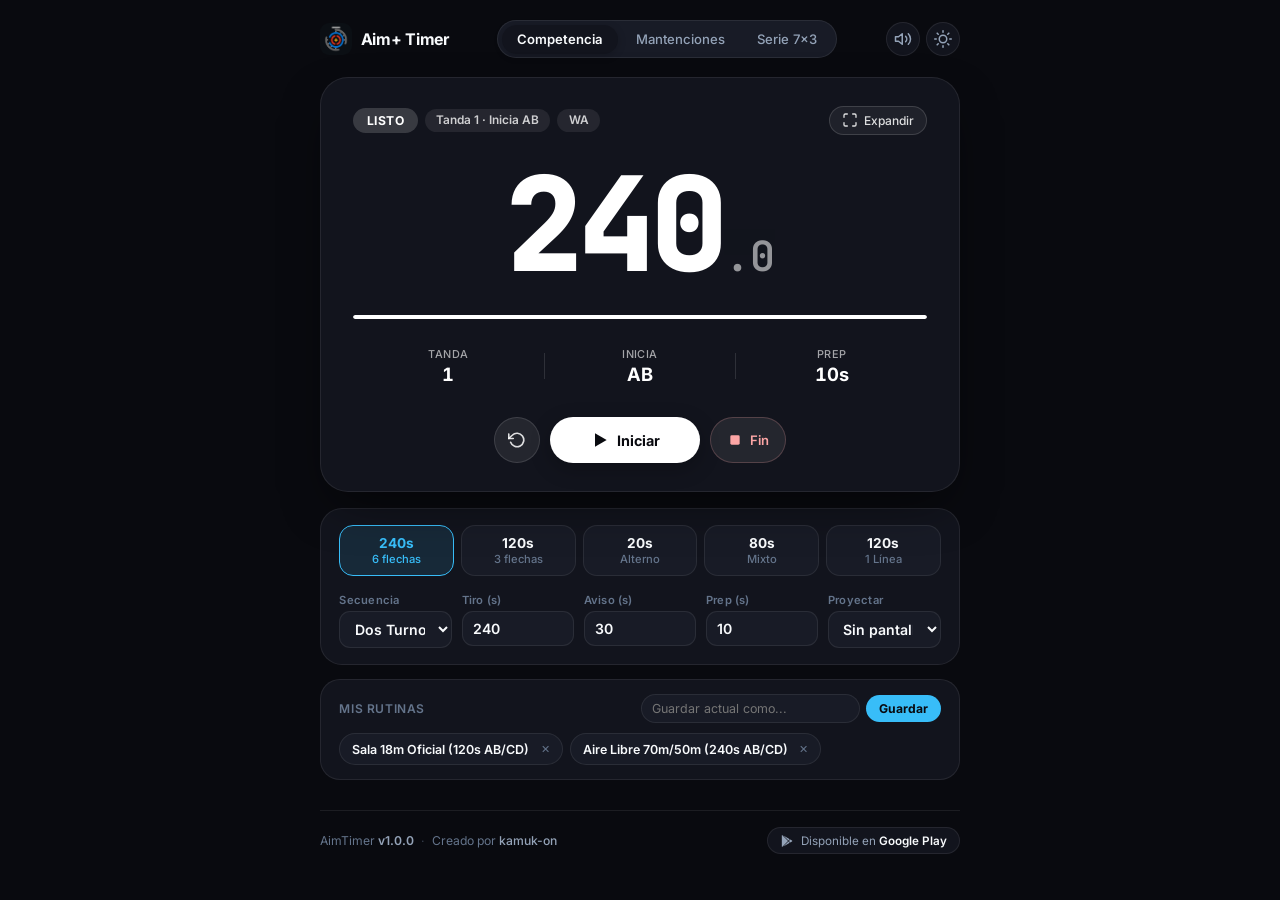
<file: index.html>
<!DOCTYPE html>
<html lang="es" data-theme="dark">

<head>
  <meta charset="UTF-8" />
  <meta name="viewport" content="width=device-width, initial-scale=1.0" />
  <meta http-equiv="Cache-Control" content="no-cache, no-store, must-revalidate" />
  <meta http-equiv="Pragma" content="no-cache" />
  <meta http-equiv="Expires" content="0" />
  <title>AimTimer — Archery Timer</title>
  <link rel="icon" type="image/png" href="assets/icon-512.png" />
  <link rel="apple-touch-icon" href="assets/icon-512.png" />

  <!-- Tipografía Moderna -->
  <link rel="preconnect" href="https://fonts.googleapis.com" />
  <link rel="preconnect" href="https://fonts.gstatic.com" crossorigin />
  <link
    href="https://fonts.googleapis.com/css2?family=Inter:wght@400;500;600;700&family=JetBrains+Mono:wght@600;700;800&display=swap"
    rel="stylesheet" />

  <script>
    if ('serviceWorker' in navigator) {
      navigator.serviceWorker.getRegistrations().then(function (registrations) {
        for (let registration of registrations) {
          registration.unregister();
        }
      });
    }
    if ('caches' in window) {
      caches.keys().then(function (keys) {
        for (let key of keys) {
          caches.delete(key);
        }
      });
    }
  </script>

  <!-- Hojas de estilo modulares -->
  <link rel="stylesheet" href="styles/base.css?v=10" />
  <link rel="stylesheet" href="styles/layout.css?v=10" />
  <link rel="stylesheet" href="styles/stage.css?v=10" />
  <link rel="stylesheet" href="styles/components.css?v=10" />
</head>

<body>
  <div class="app-shell">
    <!-- Minimalist Top Navigation -->
    <header class="app-header" id="appHeader">
      <div class="brand">
        <div class="brand-icon">
          <img src="assets/isotipo.png" alt="AimTimer" class="brand-logo" width="32" height="32" />
        </div>
        <span class="brand-title">Aim+ Timer</span>
      </div>

      <!-- Segmented Mode Control -->
      <nav class="mode-tabs" role="tablist" aria-label="Modo de temporizador">
        <button class="mode-tab active" role="tab" aria-selected="true" data-mode="competition">
          Competencia
        </button>
        <button class="mode-tab" role="tab" aria-selected="false" data-mode="holding">
          Mantenciones
        </button>
        <button class="mode-tab" role="tab" aria-selected="false" data-mode="nested7x3">
          Serie 7×3
        </button>
      </nav>

      <!-- Minimal Utility Icons -->
      <div class="header-actions">
        <button class="icon-btn" id="btnOpenSettings" title="Sonido y Ajustes" aria-label="Ajustes">
          <svg viewBox="0 0 24 24" width="18" height="18" fill="none" stroke="currentColor" stroke-width="2"
            stroke-linecap="round" stroke-linejoin="round">
            <polygon points="11 5 6 9 2 9 2 15 6 15 11 19 11 5"></polygon>
            <path d="M15.54 8.46a5 5 0 0 1 0 7.07"></path>
            <path d="M19.07 4.93a10 10 0 0 1 0 14.14"></path>
          </svg>
        </button>

        <button class="icon-btn" id="btnThemeToggle" title="Cambiar tema claro / oscuro" aria-label="Cambiar tema">
          <svg class="icon-sun" viewBox="0 0 24 24" width="18" height="18" fill="none" stroke="currentColor"
            stroke-width="2" stroke-linecap="round" stroke-linejoin="round">
            <circle cx="12" cy="12" r="5"></circle>
            <line x1="12" y1="1" x2="12" y2="3"></line>
            <line x1="12" y1="21" x2="12" y2="23"></line>
            <line x1="4.22" y1="4.22" x2="5.64" y2="5.64"></line>
            <line x1="18.36" y1="18.36" x2="19.78" y2="19.78"></line>
            <line x1="1" y1="12" x2="3" y2="12"></line>
            <line x1="21" y1="12" x2="23" y2="12"></line>
            <line x1="4.22" y1="19.78" x2="5.64" y2="18.36"></line>
            <line x1="18.36" y1="5.64" x2="19.78" y2="4.22"></line>
          </svg>
          <svg class="icon-moon" viewBox="0 0 24 24" width="18" height="18" fill="none" stroke="currentColor"
            stroke-width="2" stroke-linecap="round" stroke-linejoin="round">
            <path d="M21 12.79A9 9 0 1 1 11.21 3 7 7 0 0 0 21 12.79z"></path>
          </svg>
        </button>
      </div>
    </header>

    <!-- Main Centered Workspace -->
    <main class="main-layout">
      <!-- HERO TIMER CARD -->
      <section class="timer-stage state-idle" id="timerStage" aria-live="polite">
        <div class="stage-top-bar">
          <div class="stage-badges">
            <span class="status-pill hidden" id="stageModeLabel">COMPETENCIA</span>
            <span class="phase-pill" id="phaseBanner">LISTO</span>
            <span class="line-pill" id="stageLineBadge">AB / CD</span>
            <span class="beeps-pill" id="stageBeepIndicator">WA</span>
          </div>

          <button class="stage-mini-btn" id="btnToggleHud" title="Pantalla completa (F)">
            <svg viewBox="0 0 24 24" width="16" height="16" fill="none" stroke="currentColor" stroke-width="2"
              stroke-linecap="round" stroke-linejoin="round">
              <path d="M8 3H5a2 2 0 0 0-2 2v3m18 0V5a2 2 0 0 0-2-2h-3m0 18h3a2 2 0 0 0 2-2v-3M3 16v3a2 2 0 0 0 2 2h3" />
            </svg>
            <span id="hudBtnText">Expandir</span>
          </button>
        </div>

        <!-- Giant Minimalist Countdown -->
        <div class="clock-wrapper">
          <span class="clock-digits" id="clockDisplay">240</span>
          <span class="clock-tenths" id="clockTenths">.0</span>
        </div>

        <!-- Subtle Progress Line -->
        <div class="progress-track" aria-hidden="true">
          <div class="progress-fill" id="progressBar" style="width: 100%"></div>
        </div>

        <!-- Minimal Inline Metrics -->
        <div class="stage-metrics" id="stageMetrics">
          <div class="metric-box">
            <span class="metric-label" id="metric1Label">Tanda</span>
            <span class="metric-value" id="metric1Value">1</span>
          </div>
          <div class="metric-divider"></div>
          <div class="metric-box">
            <span class="metric-label" id="metric2Label">Línea</span>
            <span class="metric-value" id="metric2Value">AB</span>
          </div>
          <div class="metric-divider"></div>
          <div class="metric-box">
            <span class="metric-label" id="metric3Label">Prep</span>
            <span class="metric-value" id="metric3Value">10s</span>
          </div>
        </div>

        <!-- Clean Transport Controls -->
        <div class="transport-controls">
          <button class="btn-transport btn-ghost-action" id="btnReset" title="Reiniciar (R)" aria-label="Reiniciar">
            <svg viewBox="0 0 24 24" width="18" height="18" fill="none" stroke="currentColor" stroke-width="2.2"
              stroke-linecap="round" stroke-linejoin="round">
              <polyline points="1 4 1 10 7 10"></polyline>
              <path d="M3.51 15a9 9 0 1 0 2.13-9.36L1 10"></path>
            </svg>
          </button>

          <button class="btn-transport btn-primary-action" id="btnStartPause">
            <svg id="iconPlay" viewBox="0 0 24 24" width="20" height="20" fill="currentColor">
              <polygon points="6 4 20 12 6 20 6 4"></polygon>
            </svg>
            <svg id="iconPause" class="hidden" viewBox="0 0 24 24" width="20" height="20" fill="currentColor">
              <rect x="6" y="4" width="4" height="16" rx="1"></rect>
              <rect x="14" y="4" width="4" height="16" rx="1"></rect>
            </svg>
            <span id="startPauseText">Iniciar</span>
          </button>

          <button class="btn-transport btn-secondary-action hidden" id="btnNextTurn" title="Siguiente turno o fase (N)">
            <svg viewBox="0 0 24 24" width="18" height="18" fill="none" stroke="currentColor" stroke-width="2.2"
              stroke-linecap="round" stroke-linejoin="round">
              <polygon points="5 4 15 12 5 20 5 4"></polygon>
              <line x1="19" y1="5" x2="19" y2="19"></line>
            </svg>
            <span id="nextTurnText">Siguiente</span>
          </button>

          <button class="btn-transport btn-danger-action" id="btnEmergencyStop" title="Finalizar con 3 pitidos (E)">
            <svg viewBox="0 0 24 24" width="16" height="16" fill="currentColor">
              <rect x="5" y="5" width="14" height="14" rx="2"></rect>
            </svg>
            <span>Fin</span>
          </button>
        </div>
      </section>

      <!-- MINIMALIST CONFIGURATION SECTION -->
      <section class="config-panel" id="configPanel">
        <!-- 1. Competition Mode -->
        <div class="mode-config active" id="config-competition">
          <div class="quick-bar">
            <div class="preset-chips" id="waQuickPresets">
              <button type="button" class="chip active" data-wa-preset="outdoor6">
                <strong>240s</strong>
                <span>6 flechas</span>
              </button>
              <button type="button" class="chip" data-wa-preset="indoor3">
                <strong>120s</strong>
                <span>3 flechas</span>
              </button>
              <button type="button" class="chip" data-wa-preset="altIndividual">
                <strong>20s</strong>
                <span>Alterno</span>
              </button>
              <button type="button" class="chip" data-wa-preset="mixedTeam">
                <strong>80s</strong>
                <span>Mixto</span>
              </button>
              <button type="button" class="chip" data-wa-preset="singleEnd3">
                <strong>120s</strong>
                <span>1 Línea</span>
              </button>
            </div>

            <div class="inline-controls-row">
              <div class="compact-field">
                <label for="compFormat">Secuencia</label>
                <select id="compFormat">
                  <option value="single">Línea Única</option>
                  <option value="abcd" selected>Dos Turnos (AB / CD)</option>
                  <option value="ab">Dos Turnos (A / B)</option>
                  <option value="alternating">Tiro Alterno (A vs B)</option>
                </select>
              </div>

              <div class="compact-field">
                <label for="compShootTime">Tiro (s)</label>
                <input type="number" id="compShootTime" min="5" max="600" value="240" />
              </div>

              <div class="compact-field">
                <label for="compWarnTime">Aviso (s)</label>
                <input type="number" id="compWarnTime" min="0" max="180" value="30" />
              </div>

              <div class="compact-field">
                <label for="compPrepTime">Prep (s)</label>
                <input type="number" id="compPrepTime" min="0" max="60" value="10" />
              </div>

              <div class="compact-field">
                <label for="compExternalScreens">Proyectar</label>
                <select id="compExternalScreens"
                  title="Pestañas de pantalla completa que se abrirán automáticamente al iniciar">
                  <option value="0" selected>Sin pantallas extra</option>
                  <option value="1">1 Pantalla externa</option>
                  <option value="2">2 Pantallas externas</option>
                  <option value="3">3 Pantallas externas</option>
                  <option value="4">4 Pantallas externas</option>
                </select>
              </div>
            </div>

            <!-- Extra options only when Alternating Match Play is active -->
            <div class="inline-controls-row sub-row hidden" id="altMatchOptions">
              <div class="compact-field">
                <label for="altFirstArcher">Inicia</label>
                <select id="altFirstArcher">
                  <option value="A">Arquero A</option>
                  <option value="B">Arquero B</option>
                </select>
              </div>
              <div class="compact-field">
                <label for="altArrowsPerArcher">Flechas/Arq</label>
                <input type="number" id="altArrowsPerArcher" min="1" max="12" value="3" />
              </div>
              <div class="compact-field">
                <label for="altBufferTime">Pausa A↔B (s)</label>
                <input type="number" id="altBufferTime" min="0" max="15" value="0" />
              </div>
            </div>
          </div>
        </div>

        <!-- 2. Bowtraining Mantenciones (Tabata) -->
        <div class="mode-config" id="config-holding">
          <div class="quick-bar">
            <div class="preset-chips" id="holdQuickPresets">
              <button type="button" class="chip" data-hold-preset="15-30-10">
                <strong>15s / 30s</strong>
                <span>10 series</span>
              </button>
              <button type="button" class="chip active" data-hold-preset="20-20-12">
                <strong>20s / 20s</strong>
                <span>12 series</span>
              </button>
              <button type="button" class="chip" data-hold-preset="30-30-8">
                <strong>30s / 30s</strong>
                <span>8 series</span>
              </button>
              <button type="button" class="chip" data-hold-preset="45-45-6">
                <strong>45s / 45s</strong>
                <span>6 series</span>
              </button>
            </div>

            <div class="inline-controls-row">
              <div class="compact-field">
                <label for="holdWorkTime">Mantener (s)</label>
                <input type="number" id="holdWorkTime" min="1" max="300" value="20" />
              </div>
              <div class="compact-field">
                <label for="holdRestTime">Descanso (s)</label>
                <input type="number" id="holdRestTime" min="1" max="300" value="20" />
              </div>
              <div class="compact-field">
                <label for="holdSeriesCount">Series</label>
                <input type="number" id="holdSeriesCount" min="1" max="100" value="12" />
              </div>
              <div class="compact-field">
                <label for="holdPrepTime">Prep (s)</label>
                <input type="number" id="holdPrepTime" min="0" max="60" value="10" />
              </div>
            </div>

            <div class="summary-banner" id="holdSummaryBanner"></div>
          </div>
        </div>

        <!-- 3. Bowtraining 7x3 (Nested Series) -->
        <div class="mode-config" id="config-nested7x3">
          <div class="quick-bar">
            <div class="preset-chips" id="nestedQuickPresets">
              <button type="button" class="chip active" data-nested-preset="clasico">
                <strong>7s / 3s</strong>
                <span>4 rondas × 6</span>
              </button>
              <button type="button" class="chip" data-nested-preset="intermedio">
                <strong>8s / 3s</strong>
                <span>5 rondas × 7</span>
              </button>
              <button type="button" class="chip" data-nested-preset="elite">
                <strong>10s / 3s</strong>
                <span>6 rondas × 6</span>
              </button>
            </div>

            <div class="inline-controls-row">
              <div class="compact-field">
                <label for="nestedRoundsA">Rondas</label>
                <input type="number" id="nestedRoundsA" min="1" max="50" value="4" />
              </div>
              <div class="compact-field">
                <label for="nestedRepsB">Series</label>
                <input type="number" id="nestedRepsB" min="1" max="50" value="6" />
              </div>
              <div class="compact-field">
                <label for="nestedHoldX">Mantener (s)</label>
                <input type="number" id="nestedHoldX" min="1" max="120" value="7" />
              </div>
              <div class="compact-field">
                <label for="nestedRestY">Pausa (s)</label>
                <input type="number" id="nestedRestY" min="1" max="120" value="3" />
              </div>
              <div class="compact-field">
                <label for="nestedMacroRestC">Desc. Ronda (s)</label>
                <input type="number" id="nestedMacroRestC" min="5" max="600" value="120" />
              </div>
              <div class="compact-field">
                <label for="nestedPrepTime">Prep (s)</label>
                <input type="number" id="nestedPrepTime" min="0" max="60" value="10" />
              </div>
            </div>

            <div class="summary-banner" id="nestedSummaryBanner"></div>
          </div>
        </div>

        <!-- Minimal Saved Routines Strip -->
        <div class="saved-strip">
          <div class="saved-strip-header">
            <span class="saved-strip-title">Mis rutinas</span>
            <div class="save-inline-form">
              <input type="text" id="customProfileName" placeholder="Guardar actual como..." maxlength="35" />
              <button type="button" class="btn-save-profile" id="btnSaveProfile">Guardar</button>
            </div>
          </div>
          <div class="saved-profiles-list" id="savedProfilesList"></div>
        </div>
      </section>
    </main>

    <!-- Minimalist Footer -->
    <footer class="app-footer">
      <div class="footer-meta">
        <span>AimTimer <strong>v1.0.0</strong></span>
        <span class="footer-dot" aria-hidden="true">·</span>
        <span>Creado por <a href="https://github.com/kamuk-on" target="_blank"
            rel="noopener noreferrer">kamuk-on</a></span>
      </div>

      <a href="https://play.google.com/store" target="_blank" rel="noopener noreferrer" class="play-store-pill"
        aria-label="Disponible en Google Play">
        <svg class="play-store-icon" width="14" height="14" viewBox="0 0 24 24" fill="currentColor" aria-hidden="true">
          <path d="M3.609 1.814L13.792 12 3.61 22.186a1.98 1.98 0 0 1-.49-.922V2.736c0-.342.176-.668.489-.922zm10.89 10.893l2.302 2.302-10.937 6.333 8.635-8.635zm3.199-3.198l2.807 1.626a1 1 0 0 1 0 1.73l-2.808 1.626L15.206 12l2.492-2.491zM5.864 2.658L16.8 8.99l-2.302 2.302-8.634-8.634z" />
        </svg>
        <span>Disponible en <strong>Google Play</strong></span>
      </a>
    </footer>
  </div>

  <!-- Minimalist Settings Drawer / Modal (Hidden until gear/sound icon is clicked) -->
  <div class="modal-backdrop hidden" id="settingsModal">
    <div class="modal-sheet" role="dialog" aria-labelledby="settingsTitle">
      <div class="modal-header">
        <h2 id="settingsTitle">Sonido y Preferencias</h2>
        <button type="button" class="icon-btn" id="btnCloseSettings" aria-label="Cerrar">✕</button>
      </div>

      <div class="modal-body">
        <div class="compact-field">
          <label for="soundProfile">Timbre Oficial World Archery</label>
          <select id="soundProfile">
            <option value="danage" selected>Danage DOM (Buzzer 850Hz)</option>
            <option value="chronotir">Chronotir Klaxon (Campo)</option>
            <option value="wa_arena">World Archery TV (1000Hz)</option>
            <option value="whistle">Silbato Juez DOS</option>
            <option value="custom">Audio Personalizado (.wav / .mp3)</option>
          </select>
        </div>

        <div class="compact-field hidden" id="customAudioGroup">
          <label for="fileCustomAudio">Archivo de audio (.mp3 / .wav)</label>
          <input type="file" id="fileCustomAudio" accept="audio/*" />
        </div>

        <div class="compact-field">
          <label for="soundVolume">Volumen (<span id="volLabel">100%</span>)</label>
          <input type="range" id="soundVolume" min="10" max="100" value="100" />
        </div>

        <div class="sound-test-row">
          <button type="button" class="btn-small" id="btnTestSound">Probar 1 Pitido</button>
          <button type="button" class="btn-small" id="btnTest1Beep">1 Pitido</button>
          <button type="button" class="btn-small" id="btnTest2Beeps">2 Pitidos</button>
          <button type="button" class="btn-small" id="btnTest3Beeps">3 Pitidos</button>
        </div>

        <div class="switches-group">
          <label class="switch-row">
            <span>Pantalla completa automática al iniciar</span>
            <input type="checkbox" id="chkAutoHud" checked />
          </label>
          <label class="switch-row">
            <span>Ticks 3-2-1 en Bowtraining</span>
            <input type="checkbox" id="chkCountdownPips" checked />
          </label>
        </div>

        <div class="io-row">
          <button type="button" class="btn-small" id="btnExportProfiles">Exportar rutinas JSON</button>
          <button type="button" class="btn-small" id="btnImportProfiles">Importar JSON</button>
          <input type="file" id="fileImportProfiles" accept=".json" class="hidden" />
        </div>
      </div>
    </div>
  </div>

  <!-- Clean Architecture Modules -->
  <script src="src/domain/presets.js?v=9"></script>
  <script src="src/domain/sequenceBuilder.js?v=9"></script>
  <script src="src/infrastructure/soundEngine.js?v=9"></script>
  <script src="src/infrastructure/storageRepo.js?v=9"></script>
  <script src="src/infrastructure/displaySync.js?v=9"></script>
  <script src="src/application/timerService.js?v=9"></script>
  <script src="src/application/profileService.js?v=9"></script>
  <script src="src/presentation/domElements.js?v=9"></script>
  <script src="src/presentation/stageView.js?v=9"></script>
  <script src="src/presentation/controller.js?v=9"></script>
  <script src="src/main.js?v=9"></script>
</body>

</html>
</file>
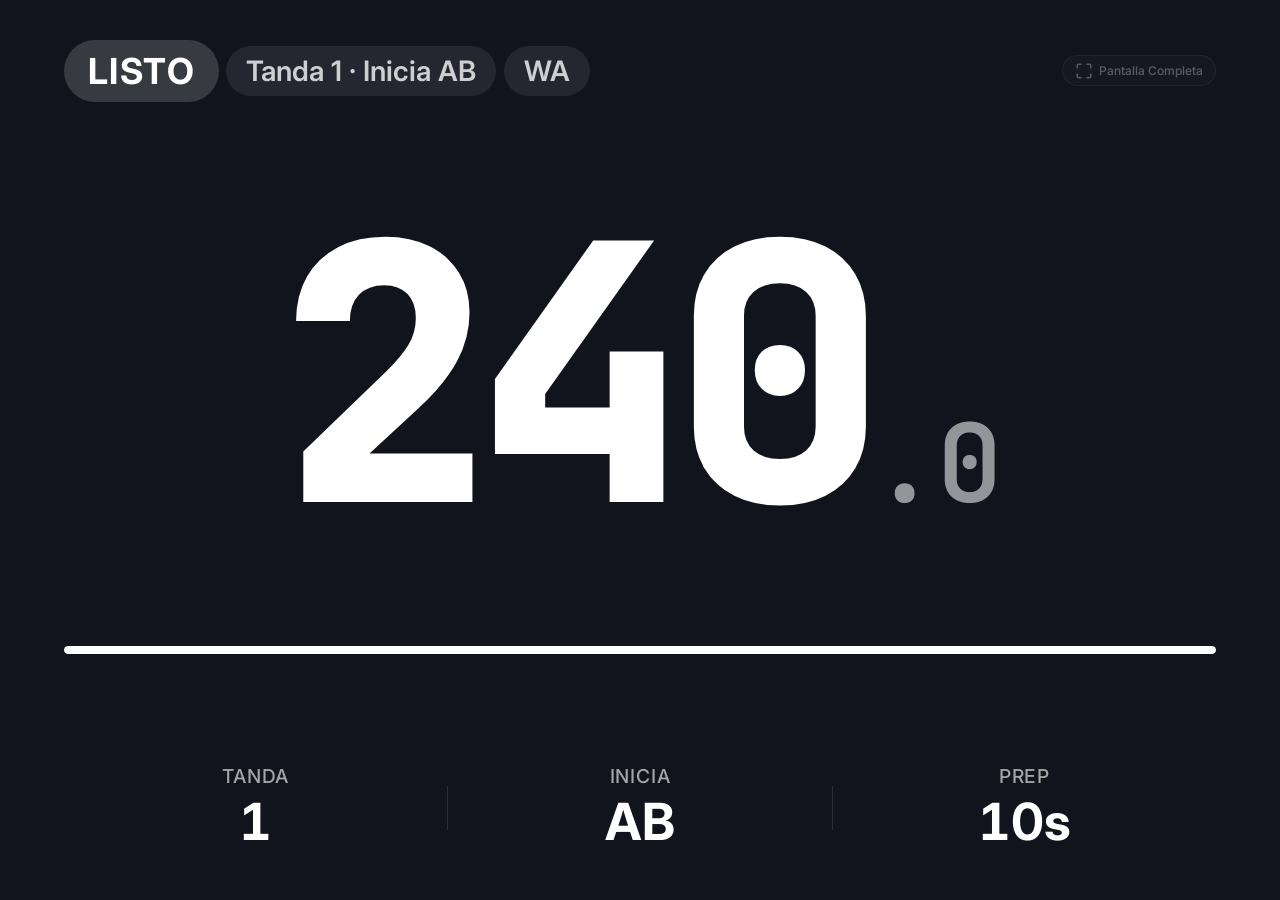
<file: display.html>
<!DOCTYPE html>
<html lang="es" data-theme="dark">

<head>
  <meta charset="UTF-8" />
  <meta name="viewport" content="width=device-width, initial-scale=1.0" />
  <title>AimTimer — Pantalla de Línea (Proyección)</title>
  <link rel="icon" type="image/png" href="assets/icon-512.png" />

  <link rel="preconnect" href="https://fonts.googleapis.com" />
  <link rel="preconnect" href="https://fonts.gstatic.com" crossorigin />
  <link href="https://fonts.googleapis.com/css2?family=Inter:wght@500;600;700;800&family=JetBrains+Mono:wght@700;800&display=swap" rel="stylesheet" />

  <link rel="stylesheet" href="styles/base.css?v=8" />
  <link rel="stylesheet" href="styles/stage.css?v=8" />
  <style>
    body {
      margin: 0;
      padding: 0;
      overflow: hidden;
      background: #090a0f;
      user-select: none;
    }

    .projection-stage {
      position: fixed;
      inset: 0;
      border-radius: 0 !important;
      border: none !important;
      padding: 2.5rem 4rem;
      display: flex;
      flex-direction: column;
      justify-content: space-between;
      height: 100vh;
      height: 100dvh;
      width: 100vw;
    }

    .projection-stage .phase-pill {
      font-size: clamp(1.3rem, 2.8vw, 2.25rem);
      padding: 0.55rem 1.5rem;
    }

    .projection-stage .line-pill,
    .projection-stage .beeps-pill {
      font-size: clamp(1.1rem, 2.2vw, 1.8rem);
      padding: 0.5rem 1.25rem;
    }

    .projection-stage .clock-digits {
      font-size: clamp(8rem, 28vw, 25rem);
      line-height: 0.9;
    }

    .projection-stage .clock-tenths {
      font-size: clamp(2.8rem, 8.5vw, 7.5rem);
    }

    .projection-stage .progress-track {
      height: 8px;
    }

    .projection-stage .metric-label {
      font-size: clamp(0.85rem, 1.5vw, 1.25rem);
    }

    .projection-stage .metric-value {
      font-size: clamp(1.8rem, 4vw, 3.6rem);
    }

    .projection-stage .metric-divider {
      height: 44px;
    }

    /* Botón discreto para poner en pantalla completa el monitor externo */
    .fullscreen-fab {
      opacity: 0.35;
      transition: opacity 0.25s ease;
    }

    body:hover .fullscreen-fab {
      opacity: 1;
    }

    :fullscreen .fullscreen-fab {
      opacity: 0;
    }

    :fullscreen:hover .fullscreen-fab {
      opacity: 0.85;
    }
  </style>
</head>

<body>
  <section class="timer-stage projection-stage state-idle" id="projectionStage" aria-live="polite">
    <div class="stage-top-bar">
      <div class="stage-badges">
        <span class="phase-pill" id="projPhase">LISTO</span>
        <span class="line-pill" id="projLine">AB / CD</span>
        <span class="beeps-pill" id="projBeep">WA</span>
      </div>

      <button class="stage-mini-btn fullscreen-fab" id="btnFullscreen" title="Pantalla Completa en este monitor (Doble clic en cualquier parte)">
        <svg viewBox="0 0 24 24" width="18" height="18" fill="none" stroke="currentColor" stroke-width="2" stroke-linecap="round" stroke-linejoin="round">
          <path d="M8 3H5a2 2 0 0 0-2 2v3m18 0V5a2 2 0 0 0-2-2h-3m0 18h3a2 2 0 0 0 2-2v-3M3 16v3a2 2 0 0 0 2 2h3" />
        </svg>
        <span id="fsText">Pantalla Completa</span>
      </button>
    </div>

    <div class="clock-wrapper">
      <span class="clock-digits" id="projDigits">240</span>
      <span class="clock-tenths" id="projTenths">.0</span>
    </div>

    <div class="progress-track" aria-hidden="true">
      <div class="progress-fill" id="projProgress" style="width: 100%"></div>
    </div>

    <div class="stage-metrics">
      <div class="metric-box">
        <span class="metric-label" id="projM1Label">Tanda</span>
        <span class="metric-value" id="projM1Value">1</span>
      </div>
      <div class="metric-divider"></div>
      <div class="metric-box">
        <span class="metric-label" id="projM2Label">Inicia</span>
        <span class="metric-value" id="projM2Value">AB</span>
      </div>
      <div class="metric-divider"></div>
      <div class="metric-box">
        <span class="metric-label" id="projM3Label">Prep</span>
        <span class="metric-value" id="projM3Value">10s</span>
      </div>
    </div>
  </section>

  <script>
    (function () {
      const stage = document.getElementById('projectionStage');
      const projPhase = document.getElementById('projPhase');
      const projLine = document.getElementById('projLine');
      const projBeep = document.getElementById('projBeep');
      const projDigits = document.getElementById('projDigits');
      const projTenths = document.getElementById('projTenths');
      const projProgress = document.getElementById('projProgress');
      const projM1Label = document.getElementById('projM1Label');
      const projM1Value = document.getElementById('projM1Value');
      const projM2Label = document.getElementById('projM2Label');
      const projM2Value = document.getElementById('projM2Value');
      const projM3Label = document.getElementById('projM3Label');
      const projM3Value = document.getElementById('projM3Value');
      const btnFullscreen = document.getElementById('btnFullscreen');
      const fsText = document.getElementById('fsText');

      const params = new URLSearchParams(window.location.search);
      const screenNum = params.get('screen') || '1';
      document.title = `AimTimer — Pantalla ${screenNum}`;

      function applySnapshot(data) {
        if (!data || data.type !== 'AIMTIMER_SYNC') return;

        stage.classList.remove('state-idle', 'state-red', 'state-green', 'state-amber', 'state-blue');
        stage.classList.add(data.colorClass || 'state-idle');

        projPhase.textContent = data.phaseText || 'Listo';
        projLine.textContent = data.lineText || '';
        projBeep.textContent = data.beepText || 'WA';
        projBeep.classList.toggle('active-beep', Boolean(data.isBeepActive));

        projDigits.textContent = data.digits || '0';
        projTenths.textContent = data.tenths || '.0';
        projProgress.style.width = data.progressWidth || '100%';

        if (data.metrics && data.metrics.length === 3) {
          projM1Label.textContent = data.metrics[0].label;
          projM1Value.textContent = data.metrics[0].value;
          projM2Label.textContent = data.metrics[1].label;
          projM2Value.textContent = data.metrics[1].value;
          projM3Label.textContent = data.metrics[2].label;
          projM3Value.textContent = data.metrics[2].value;
        }
      }

      // 1. Escuchar mensajes directos desde la ventana principal (funciona en file:// y http://)
      window.addEventListener('message', (event) => {
        applySnapshot(event.data);
      });

      // 2. Escuchar BroadcastChannel (para pestañas adicionales en el mismo origen)
      try {
        const bc = new BroadcastChannel('aimtimer_sync_v1');
        bc.onmessage = (event) => applySnapshot(event.data);
      } catch (err) {
        // Ignorar si el navegador restringe BroadcastChannel en file://
      }

      // 3. Escuchar cambios en localStorage como respaldo universal
      window.addEventListener('storage', (event) => {
        if (event.key === 'aimtimer_live_snapshot' && event.newValue) {
          try {
            applySnapshot(JSON.parse(event.newValue));
          } catch (err) {}
        }
      });

      // Cargar último estado conocido al abrir la ventana
      try {
        const initialRaw = localStorage.getItem('aimtimer_live_snapshot');
        if (initialRaw) {
          applySnapshot(JSON.parse(initialRaw));
        }
      } catch (err) {}

      // Solicitar sincronización a la ventana padre
      if (window.opener && !window.opener.closed) {
        try {
          window.opener.postMessage({ type: 'AIMTIMER_REQUEST_SYNC' }, '*');
        } catch (err) {}
      }

      // Pantalla completa con el botón o doble clic
      function toggleFullscreen() {
        if (!document.fullscreenElement) {
          document.documentElement.requestFullscreen().catch(() => {});
        } else {
          document.exitFullscreen().catch(() => {});
        }
      }

      btnFullscreen.addEventListener('click', toggleFullscreen);
      document.addEventListener('dblclick', toggleFullscreen);
      document.addEventListener('fullscreenchange', () => {
        fsText.textContent = document.fullscreenElement ? 'Salir' : 'Pantalla Completa';
      });
    })();
  </script>
</body>

</html>
</file>
<file: styles/base.css>
/**
 * styles/base.css
 * Sistema de diseño minimalista y moderno.
 */

:root {
  --font-sans: 'Inter', -apple-system, BlinkMacSystemFont, 'Segoe UI', Roboto, sans-serif;
  --font-mono: 'JetBrains Mono', 'SF Mono', Consolas, monospace;

  /* Tema Oscuro Minimalista */
  --bg-app: #090a0f;
  --bg-surface: #12141d;
  --bg-surface-hover: #191c28;
  --bg-pill: #181b26;
  --border-subtle: rgba(255, 255, 255, 0.08);
  --border-focus: rgba(255, 255, 255, 0.22);
  --text-primary: #f8fafc;
  --text-secondary: #94a3b8;
  --text-muted: #64748b;
  --accent: #38bdf8;
  --accent-soft: rgba(56, 189, 248, 0.12);
  --shadow-soft: 0 20px 50px -15px rgba(0, 0, 0, 0.6);

  /* Estados Semafóricos World Archery (Tonos modernos y vibrantes) */
  --state-idle-bg: #12141d;
  --state-idle-border: rgba(255, 255, 255, 0.08);

  --state-red-bg: linear-gradient(160deg, #dc2626 0%, #991b1b 100%);
  --state-red-border: rgba(255, 255, 255, 0.2);

  --state-green-bg: linear-gradient(160deg, #16a34a 0%, #14532d 100%);
  --state-green-border: rgba(255, 255, 255, 0.2);

  --state-amber-bg: linear-gradient(160deg, #ea580c 0%, #b45309 100%);
  --state-amber-border: rgba(255, 255, 255, 0.24);

  --state-blue-bg: linear-gradient(160deg, #0284c7 0%, #0c4a6e 100%);
  --state-blue-border: rgba(255, 255, 255, 0.2);
}

[data-theme="light"] {
  --bg-app: #f8fafc;
  --bg-surface: #ffffff;
  --bg-surface-hover: #f1f5f9;
  --bg-pill: #f1f5f9;
  --border-subtle: rgba(15, 23, 42, 0.08);
  --border-focus: rgba(15, 23, 42, 0.22);
  --text-primary: #0f172a;
  --text-secondary: #475569;
  --text-muted: #94a3b8;
  --accent: #0284c7;
  --accent-soft: rgba(2, 132, 199, 0.1);
  --shadow-soft: 0 16px 40px -12px rgba(15, 23, 42, 0.07);

  --state-idle-bg: #0f172a;
  --state-idle-border: rgba(15, 23, 42, 0.12);
}

* {
  box-sizing: border-box;
  margin: 0;
  padding: 0;
}

body {
  font-family: var(--font-sans);
  background-color: var(--bg-app);
  color: var(--text-primary);
  min-height: 100vh;
  min-height: 100dvh;
  -webkit-font-smoothing: antialiased;
  transition: background-color 0.25s ease, color 0.25s ease;
}

.hidden {
  display: none !important;
}
</file>
<file: styles/layout.css>
/**
 * styles/layout.css
 * Layout centrado de columna única minimalista.
 */

.app-shell {
  max-width: 680px;
  margin: 0 auto;
  padding: 1.25rem 1.25rem 2.5rem;
  display: flex;
  flex-direction: column;
  gap: 1.15rem;
}

/* Barra superior minimalista */
.app-header {
  display: flex;
  align-items: center;
  justify-content: space-between;
  gap: 0.75rem;
}

.brand {
  display: flex;
  align-items: center;
  gap: 0.55rem;
}

.brand-icon {
  width: 32px;
  height: 32px;
  border-radius: 9px;
  overflow: hidden;
  display: flex;
  align-items: center;
  justify-content: center;
  flex-shrink: 0;
}

.brand-logo {
  width: 100%;
  height: 100%;
  object-fit: cover;
  display: block;
}

.brand-title {
  font-size: 1rem;
  font-weight: 700;
  letter-spacing: -0.02em;
  color: var(--text-primary);
}

/* Selector segmentado de modos (estilo iOS / Linear) */
.mode-tabs {
  display: inline-flex;
  background-color: var(--bg-pill);
  padding: 0.22rem;
  border-radius: 999px;
  border: 1px solid var(--border-subtle);
  gap: 0.15rem;
}

.mode-tab {
  padding: 0.42rem 0.95rem;
  border-radius: 999px;
  border: none;
  background: transparent;
  color: var(--text-secondary);
  font-family: inherit;
  font-weight: 500;
  font-size: 0.82rem;
  cursor: pointer;
  transition: all 0.18s ease;
  white-space: nowrap;
}

.mode-tab:hover {
  color: var(--text-primary);
}

.mode-tab.active {
  background-color: var(--bg-surface);
  color: var(--text-primary);
  font-weight: 600;
  box-shadow: 0 2px 8px rgba(0, 0, 0, 0.18);
}

/* Iconos de utilidad a la derecha */
.header-actions {
  display: flex;
  align-items: center;
  gap: 0.4rem;
}

.icon-btn {
  width: 34px;
  height: 34px;
  border-radius: 50%;
  border: 1px solid var(--border-subtle);
  background-color: var(--bg-surface);
  color: var(--text-secondary);
  display: inline-flex;
  align-items: center;
  justify-content: center;
  cursor: pointer;
  transition: all 0.15s ease;
}

.icon-btn:hover {
  color: var(--text-primary);
  border-color: var(--border-focus);
  background-color: var(--bg-surface-hover);
}

[data-theme="dark"] .icon-sun { display: block; }
[data-theme="dark"] .icon-moon { display: none; }
[data-theme="light"] .icon-sun { display: none; }
[data-theme="light"] .icon-moon { display: block; }

/* Contenedor principal */
.main-layout {
  display: flex;
  flex-direction: column;
  gap: 1rem;
}

.config-panel {
  display: flex;
  flex-direction: column;
  gap: 0.85rem;
}

.mode-config {
  display: none;
}

.mode-config.active {
  display: block;
}

/* Pie de página minimalista */
.app-footer {
  margin-top: 0.75rem;
  padding-top: 1rem;
  border-top: 1px solid var(--border-subtle);
  display: flex;
  align-items: center;
  justify-content: space-between;
  flex-wrap: wrap;
  gap: 0.75rem;
  font-size: 0.76rem;
  color: var(--text-muted);
}

.footer-meta {
  display: inline-flex;
  align-items: center;
  flex-wrap: wrap;
  gap: 0.45rem;
}

.app-footer strong {
  color: var(--text-secondary);
  font-weight: 600;
}

.footer-meta a {
  color: var(--text-secondary);
  text-decoration: none;
  font-weight: 500;
  transition: color 0.15s ease;
}

.footer-meta a:hover {
  color: var(--text-primary);
  text-decoration: underline;
}

.footer-dot {
  opacity: 0.5;
}

/* Píldora minimalista de Google Play */
.play-store-pill {
  display: inline-flex;
  align-items: center;
  gap: 0.42rem;
  padding: 0.32rem 0.75rem;
  border-radius: 999px;
  background-color: var(--bg-surface);
  border: 1px solid var(--border-subtle);
  color: var(--text-secondary);
  font-size: 0.73rem;
  text-decoration: none;
  transition: all 0.16s ease;
}

.play-store-pill strong {
  color: var(--text-primary);
  font-weight: 600;
}

.play-store-icon {
  color: var(--accent-green);
  flex-shrink: 0;
}

.play-store-pill:hover {
  border-color: var(--border-focus);
  background-color: var(--bg-surface-hover);
  color: var(--text-primary);
  transform: translateY(-1px);
}

@media (max-width: 600px) {
  .app-footer {
    flex-direction: column;
    justify-content: center;
    text-align: center;
  }
}

@media (max-width: 600px) {
  .app-shell {
    padding: 0.85rem 0.85rem 2rem;
    gap: 0.85rem;
  }

  .app-header {
    flex-wrap: wrap;
  }

  .brand {
    order: 1;
  }

  .header-actions {
    order: 2;
  }

  .mode-tabs {
    order: 3;
    width: 100%;
    justify-content: space-between;
  }

  .mode-tab {
    flex: 1;
    text-align: center;
    padding: 0.45rem 0.5rem;
  }
}
</file>
<file: styles/stage.css>
/**
 * styles/stage.css
 * Tarjeta principal del reloj minimalista, estados de color World Archery y Modo Pantalla Completa.
 */

.timer-stage {
  border-radius: 28px;
  padding: 1.75rem 2rem;
  display: flex;
  flex-direction: column;
  justify-content: space-between;
  gap: 1.25rem;
  background: var(--state-idle-bg);
  border: 1px solid var(--state-idle-border);
  color: #ffffff;
  box-shadow: var(--shadow-soft);
  transition: background 0.3s ease, border-color 0.3s ease;
  position: relative;
  overflow: hidden;
}

.timer-stage img {
  display: none !important;
}

.timer-stage.state-idle {
  background: var(--state-idle-bg);
  border-color: var(--state-idle-border);
}

.timer-stage.state-red {
  background: var(--state-red-bg);
  border-color: var(--state-red-border);
}

.timer-stage.state-green {
  background: var(--state-green-bg);
  border-color: var(--state-green-border);
}

.timer-stage.state-amber {
  background: var(--state-amber-bg);
  border-color: var(--state-amber-border);
}

.timer-stage.state-blue {
  background: var(--state-blue-bg);
  border-color: var(--state-blue-border);
}

/* Modo Línea (Pantalla Completa) */
body.hud-mode .app-header,
body.hud-mode .config-panel,
body.hud-mode .app-footer {
  display: none !important;
}

body.hud-mode .app-shell {
  max-width: none;
  padding: 0;
  height: 100vh;
  height: 100dvh;
}

body.hud-mode .timer-stage {
  position: fixed;
  inset: 0;
  border-radius: 0;
  border: none;
  padding: 2.5rem 3.5rem;
  z-index: 999;
}

/* Barra superior dentro del reloj */
.stage-top-bar {
  display: flex;
  justify-content: space-between;
  align-items: center;
  gap: 0.5rem;
}

.stage-badges {
  display: flex;
  align-items: center;
  gap: 0.45rem;
  flex-wrap: wrap;
}

.phase-pill {
  padding: 0.32rem 0.85rem;
  border-radius: 999px;
  font-size: 0.76rem;
  font-weight: 700;
  letter-spacing: 0.04em;
  text-transform: uppercase;
  background: rgba(255, 255, 255, 0.16);
  color: #ffffff;
}

.line-pill,
.beeps-pill {
  padding: 0.3rem 0.7rem;
  border-radius: 999px;
  font-size: 0.74rem;
  font-weight: 600;
  color: rgba(255, 255, 255, 0.78);
  background: rgba(255, 255, 255, 0.08);
}

.beeps-pill.active-beep {
  background: #fde047;
  color: #090a0f;
  font-weight: 700;
}

.stage-mini-btn {
  display: inline-flex;
  align-items: center;
  gap: 0.35rem;
  padding: 0.34rem 0.75rem;
  border-radius: 999px;
  border: 1px solid rgba(255, 255, 255, 0.14);
  background: rgba(255, 255, 255, 0.06);
  color: rgba(255, 255, 255, 0.85);
  font-family: inherit;
  font-size: 0.75rem;
  font-weight: 500;
  cursor: pointer;
  transition: background 0.15s ease;
}

.stage-mini-btn:hover {
  background: rgba(255, 255, 255, 0.16);
  color: #ffffff;
}

/* Dígitos del Reloj */
.clock-wrapper {
  display: flex;
  align-items: baseline;
  justify-content: center;
  padding: 0.6rem 0;
  font-family: var(--font-mono);
  font-variant-numeric: tabular-nums;
  user-select: none;
}

.clock-digits {
  font-size: clamp(5.5rem, 15vw, 8.2rem);
  font-weight: 800;
  line-height: 0.92;
  letter-spacing: -0.05em;
}

.clock-tenths {
  font-size: clamp(1.75rem, 4.5vw, 2.6rem);
  font-weight: 600;
  opacity: 0.55;
  margin-left: 0.15rem;
}

body.hud-mode .phase-pill {
  font-size: clamp(1rem, 2.2vw, 1.5rem);
  padding: 0.45rem 1.2rem;
}

body.hud-mode .line-pill {
  font-size: clamp(0.95rem, 1.8vw, 1.35rem);
  padding: 0.45rem 1rem;
}

body.hud-mode .clock-digits {
  font-size: clamp(7.5rem, 26vw, 21rem);
}

body.hud-mode .clock-tenths {
  font-size: clamp(2.5rem, 7.5vw, 6rem);
}

/* Línea de progreso minimalista */
.progress-track {
  width: 100%;
  height: 4px;
  background: rgba(255, 255, 255, 0.14);
  border-radius: 999px;
  overflow: hidden;
}

.progress-fill {
  height: 100%;
  background: #ffffff;
  border-radius: 999px;
  transition: width 0.1s linear;
}

/* Tira de métricas en línea sin cajas pesadas */
.stage-metrics {
  display: flex;
  align-items: center;
  justify-content: space-around;
  padding: 0.5rem 0;
}

.metric-box {
  display: flex;
  flex-direction: column;
  align-items: center;
  gap: 0.15rem;
  flex: 1;
}

.metric-divider {
  width: 1px;
  height: 26px;
  background: rgba(255, 255, 255, 0.12);
}

.metric-label {
  font-size: 0.68rem;
  font-weight: 500;
  letter-spacing: 0.04em;
  color: rgba(255, 255, 255, 0.62);
  text-transform: uppercase;
}

.metric-value {
  font-size: 1.15rem;
  font-weight: 700;
  font-variant-numeric: tabular-nums;
}

body.hud-mode .metric-label {
  font-size: 0.9rem;
}

body.hud-mode .metric-value {
  font-size: clamp(1.5rem, 3vw, 2.5rem);
}

/* Controles de transporte minimalistas */
.transport-controls {
  display: flex;
  align-items: center;
  justify-content: center;
  gap: 0.65rem;
  margin-top: 0.25rem;
}

.btn-transport {
  display: inline-flex;
  align-items: center;
  justify-content: center;
  gap: 0.45rem;
  height: 46px;
  padding: 0 1.35rem;
  border-radius: 999px;
  font-family: inherit;
  font-size: 0.9rem;
  font-weight: 600;
  border: 1px solid transparent;
  cursor: pointer;
  transition: transform 0.12s ease, background 0.15s ease, opacity 0.15s ease;
}

.btn-transport:active {
  transform: scale(0.96);
}

.btn-primary-action {
  min-width: 150px;
  background: #ffffff;
  color: #090a0f;
  font-weight: 700;
  box-shadow: 0 6px 20px rgba(0, 0, 0, 0.25);
}

.btn-primary-action:hover {
  background: #f1f5f9;
}

.btn-secondary-action {
  background: rgba(255, 255, 255, 0.18);
  color: #ffffff;
  border-color: rgba(255, 255, 255, 0.28);
}

.btn-secondary-action:hover {
  background: rgba(255, 255, 255, 0.26);
}

.btn-ghost-action {
  width: 46px;
  padding: 0;
  background: rgba(255, 255, 255, 0.08);
  color: rgba(255, 255, 255, 0.85);
  border-color: rgba(255, 255, 255, 0.12);
}

.btn-ghost-action:hover {
  background: rgba(255, 255, 255, 0.16);
  color: #ffffff;
}

.btn-danger-action {
  background: rgba(255, 255, 255, 0.08);
  color: #fca5a5;
  border-color: rgba(252, 165, 165, 0.22);
  padding: 0 1rem;
  font-size: 0.82rem;
}

.btn-danger-action:hover {
  background: rgba(185, 28, 28, 0.65);
  color: #ffffff;
}

@media (max-width: 600px) {
  .timer-stage {
    padding: 1.25rem 1.15rem;
    border-radius: 22px;
    gap: 1rem;
  }

  body.hud-mode .timer-stage {
    padding: 1.25rem 1rem;
  }

  .clock-digits {
    font-size: clamp(4.6rem, 22vw, 6.8rem);
  }

  body.hud-mode .clock-digits {
    font-size: clamp(5.2rem, 25vw, 9.5rem);
  }

  .btn-primary-action {
    flex: 1;
    min-width: 120px;
  }
}

@media (max-height: 520px) and (orientation: landscape) {
  body.hud-mode .timer-stage {
    padding: 0.75rem 1.5rem;
    gap: 0.4rem;
  }

  body.hud-mode .clock-digits {
    font-size: clamp(4.2rem, 35vh, 8.5rem);
  }
}
</file>
<file: styles/components.css>
/**
 * styles/components.css
 * Componentes minimalistas: barra de ajustes rápidos, chips de rutinas y modal de preferencias.
 */

.quick-bar {
  background-color: var(--bg-surface);
  border: 1px solid var(--border-subtle);
  border-radius: 22px;
  padding: 1rem 1.15rem;
  display: flex;
  flex-direction: column;
  gap: 0.9rem;
}

/* Chips de Preajustes Rápidos */
.preset-chips {
  display: flex;
  gap: 0.45rem;
  overflow-x: auto;
  padding-bottom: 0.15rem;
  scrollbar-width: none;
}

.preset-chips::-webkit-scrollbar {
  display: none;
}

.chip {
  flex: 1;
  min-width: 96px;
  display: flex;
  flex-direction: column;
  align-items: center;
  justify-content: center;
  gap: 0.1rem;
  padding: 0.55rem 0.65rem;
  border-radius: 14px;
  border: 1px solid var(--border-subtle);
  background-color: var(--bg-pill);
  color: var(--text-secondary);
  font-family: inherit;
  cursor: pointer;
  transition: all 0.16s ease;
  white-space: nowrap;
}

.chip strong {
  font-size: 0.85rem;
  font-weight: 700;
  color: var(--text-primary);
}

.chip span {
  font-size: 0.7rem;
  font-weight: 500;
  color: var(--text-muted);
}

.chip:hover {
  border-color: var(--border-focus);
  background-color: var(--bg-surface-hover);
}

.chip.active {
  border-color: var(--accent);
  background-color: var(--accent-soft);
}

.chip.active strong,
.chip.active span {
  color: var(--accent);
}

/* Fila de controles compactos en línea */
.inline-controls-row {
  display: grid;
  grid-template-columns: repeat(auto-fit, minmax(110px, 1fr));
  gap: 0.6rem;
}

.inline-controls-row.sub-row {
  padding-top: 0.7rem;
  border-top: 1px solid var(--border-subtle);
}

.compact-field {
  display: flex;
  flex-direction: column;
  gap: 0.28rem;
}

.compact-field label {
  font-size: 0.7rem;
  font-weight: 600;
  color: var(--text-muted);
  letter-spacing: 0.02em;
}

.compact-field input,
.compact-field select {
  width: 100%;
  padding: 0.5rem 0.65rem;
  border-radius: 11px;
  border: 1px solid var(--border-subtle);
  background-color: var(--bg-pill);
  color: var(--text-primary);
  font-family: inherit;
  font-size: 0.88rem;
  font-weight: 600;
  transition: border-color 0.15s ease;
}

.compact-field input:focus,
.compact-field select:focus {
  outline: none;
  border-color: var(--accent);
}

.summary-banner {
  font-size: 0.76rem;
  font-weight: 500;
  color: var(--text-secondary);
  text-align: center;
  padding-top: 0.2rem;
}

/* Tira minimalista de Rutinas Guardadas */
.saved-strip {
  background-color: var(--bg-surface);
  border: 1px solid var(--border-subtle);
  border-radius: 20px;
  padding: 0.85rem 1.15rem;
  display: flex;
  flex-direction: column;
  gap: 0.65rem;
}

.saved-strip-header {
  display: flex;
  align-items: center;
  justify-content: space-between;
  gap: 0.75rem;
  flex-wrap: wrap;
}

.saved-strip-title {
  font-size: 0.75rem;
  font-weight: 600;
  text-transform: uppercase;
  letter-spacing: 0.05em;
  color: var(--text-muted);
}

.save-inline-form {
  display: flex;
  align-items: center;
  gap: 0.4rem;
  flex: 1;
  max-width: 300px;
}

.save-inline-form input {
  flex: 1;
  padding: 0.38rem 0.65rem;
  border-radius: 999px;
  border: 1px solid var(--border-subtle);
  background-color: var(--bg-pill);
  color: var(--text-primary);
  font-family: inherit;
  font-size: 0.78rem;
}

.save-inline-form input:focus {
  outline: none;
  border-color: var(--accent);
}

.btn-save-profile {
  padding: 0.38rem 0.8rem;
  border-radius: 999px;
  border: none;
  background-color: var(--accent);
  color: #090a0f;
  font-family: inherit;
  font-size: 0.76rem;
  font-weight: 700;
  cursor: pointer;
  white-space: nowrap;
}

.btn-save-profile:hover {
  opacity: 0.9;
}

/* Píldoras horizontales de rutinas guardadas */
.saved-profiles-list {
  display: flex;
  flex-wrap: wrap;
  gap: 0.4rem;
}

.saved-profile-item {
  display: inline-flex;
  align-items: center;
  gap: 0.4rem;
  padding: 0.32rem 0.4rem 0.32rem 0.75rem;
  border-radius: 999px;
  background-color: var(--bg-pill);
  border: 1px solid var(--border-subtle);
  transition: border-color 0.15s ease;
}

.saved-profile-item:hover {
  border-color: var(--border-focus);
}

.saved-profile-info {
  cursor: pointer;
  display: flex;
  align-items: center;
  gap: 0.4rem;
}

.saved-profile-info strong {
  font-size: 0.78rem;
  font-weight: 600;
  color: var(--text-primary);
}

.saved-profile-info span {
  display: none;
}

.saved-profile-actions {
  display: flex;
  align-items: center;
}

.btn-load-prof {
  display: none;
}

.btn-del-prof {
  width: 20px;
  height: 20px;
  border-radius: 50%;
  border: none;
  background: transparent;
  color: var(--text-muted);
  font-size: 0.68rem;
  cursor: pointer;
  display: inline-flex;
  align-items: center;
  justify-content: center;
}

.btn-del-prof:hover {
  background-color: rgba(239, 68, 68, 0.18);
  color: #ef4444;
}

.empty-profiles {
  font-size: 0.76rem;
  color: var(--text-muted);
}

/* Modal Minimalista de Ajustes y Sonido */
.modal-backdrop {
  position: fixed;
  inset: 0;
  background: rgba(0, 0, 0, 0.6);
  backdrop-filter: blur(6px);
  display: flex;
  align-items: center;
  justify-content: center;
  padding: 1rem;
  z-index: 1000;
}

.modal-sheet {
  width: 100%;
  max-width: 420px;
  background-color: var(--bg-surface);
  border: 1px solid var(--border-focus);
  border-radius: 24px;
  padding: 1.35rem;
  box-shadow: var(--shadow-soft);
  display: flex;
  flex-direction: column;
  gap: 1.1rem;
}

.modal-header {
  display: flex;
  align-items: center;
  justify-content: space-between;
}

.modal-header h2 {
  font-size: 1rem;
  font-weight: 700;
}

.modal-body {
  display: flex;
  flex-direction: column;
  gap: 0.95rem;
}

.sound-test-row,
.io-row {
  display: flex;
  flex-wrap: wrap;
  gap: 0.4rem;
}

.btn-small {
  flex: 1;
  padding: 0.45rem 0.65rem;
  border-radius: 10px;
  border: 1px solid var(--border-subtle);
  background-color: var(--bg-pill);
  color: var(--text-secondary);
  font-family: inherit;
  font-size: 0.76rem;
  font-weight: 600;
  cursor: pointer;
  white-space: nowrap;
}

.btn-small:hover {
  color: var(--text-primary);
  border-color: var(--accent);
}

.switches-group {
  display: flex;
  flex-direction: column;
  gap: 0.65rem;
  padding: 0.65rem 0;
  border-top: 1px solid var(--border-subtle);
  border-bottom: 1px solid var(--border-subtle);
}

.switch-row {
  display: flex;
  align-items: center;
  justify-content: space-between;
  font-size: 0.82rem;
  color: var(--text-secondary);
  cursor: pointer;
}

.switch-row input {
  accent-color: var(--accent);
  width: 16px;
  height: 16px;
}

@media (max-width: 600px) {
  .inline-controls-row {
    grid-template-columns: repeat(2, 1fr);
  }

  .compact-field:has(select) {
    grid-column: 1 / -1;
  }

  .compact-field input,
  .compact-field select,
  .save-inline-form input {
    font-size: 16px;
  }

  .save-inline-form {
    max-width: none;
    width: 100%;
  }
}
</file>
